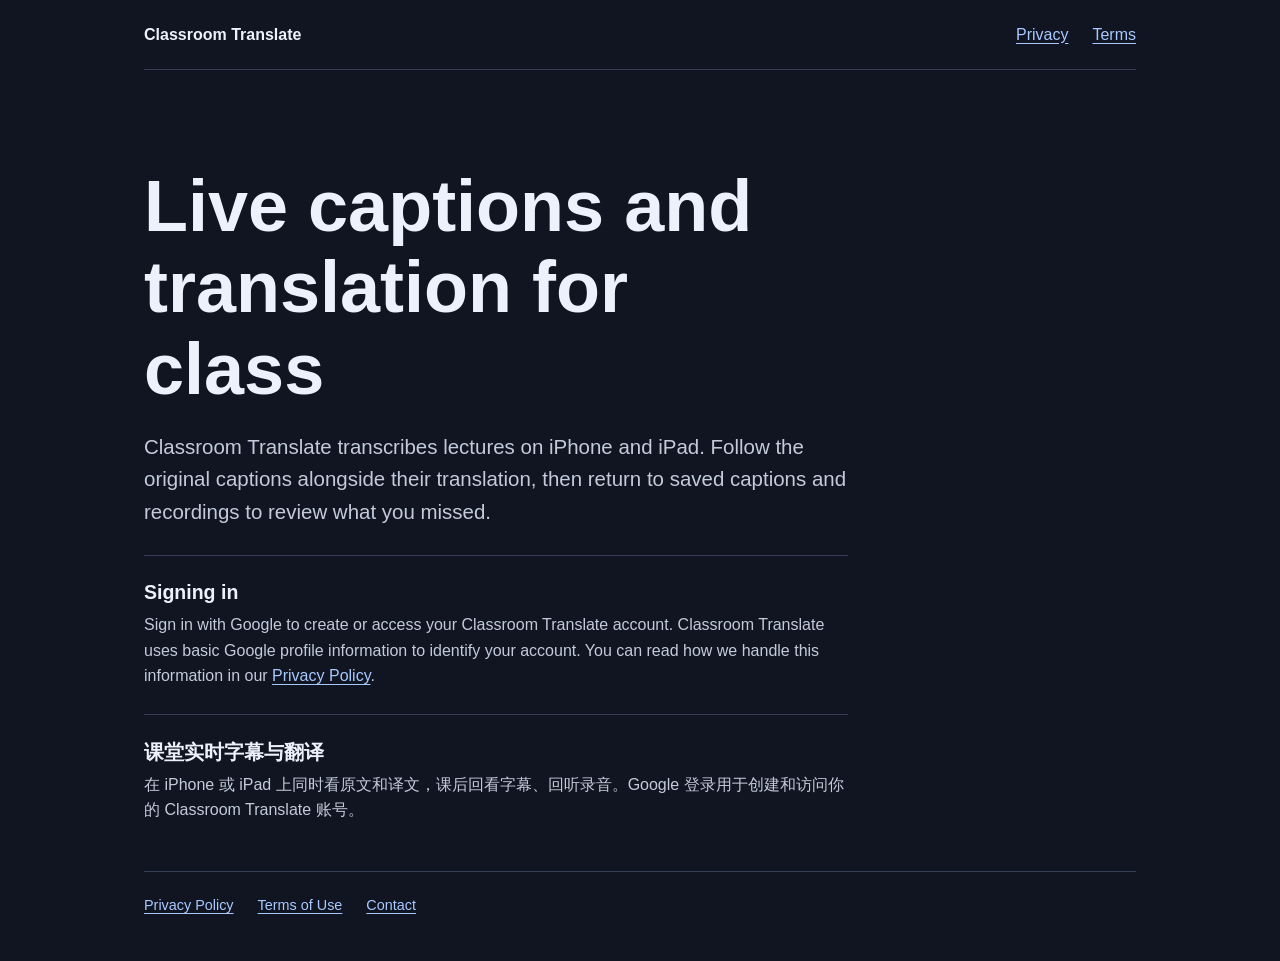
<file: index.html>
<!doctype html>
<html lang="en">
<head>
  <meta name="google-site-verification" content="tbvsK_13-5kqiaN8m6EfA_NwndHUEUWC1Xz5uLlAfTE" />
  <meta charset="utf-8">
  <meta name="viewport" content="width=device-width, initial-scale=1">
  <meta name="description" content="Classroom Translate provides live captions and translation for lectures on iPhone and iPad.">
  <title>Classroom Translate</title>
  <link rel="stylesheet" href="styles.css">
</head>
<body>
  <header class="site-header">
    <a class="wordmark" href="./">Classroom Translate</a>
    <nav aria-label="Site">
      <a href="privacy.html">Privacy</a>
      <a href="terms.html">Terms</a>
    </nav>
  </header>
  <main class="home">
    <h1>Live captions and translation for class</h1>
    <p class="intro">Classroom Translate transcribes lectures on iPhone and iPad. Follow the original captions alongside their translation, then return to saved captions and recordings to review what you missed.</p>
    <section aria-labelledby="account">
      <h2 id="account">Signing in</h2>
      <p>Sign in with Google to create or access your Classroom Translate account. Classroom Translate uses basic Google profile information to identify your account. You can read how we handle this information in our <a href="privacy.html">Privacy Policy</a>.</p>
    </section>
    <section lang="zh-Hans" aria-labelledby="chinese">
      <h2 id="chinese">课堂实时字幕与翻译</h2>
      <p>在 iPhone 或 iPad 上同时看原文和译文，课后回看字幕、回听录音。Google 登录用于创建和访问你的 Classroom Translate 账号。</p>
    </section>
  </main>
  <footer>
    <a href="privacy.html">Privacy Policy</a>
    <a href="terms.html">Terms of Use</a>
    <a href="mailto:classroomtranslate@gmail.com">Contact</a>
  </footer>
</body>
</html>
</file>
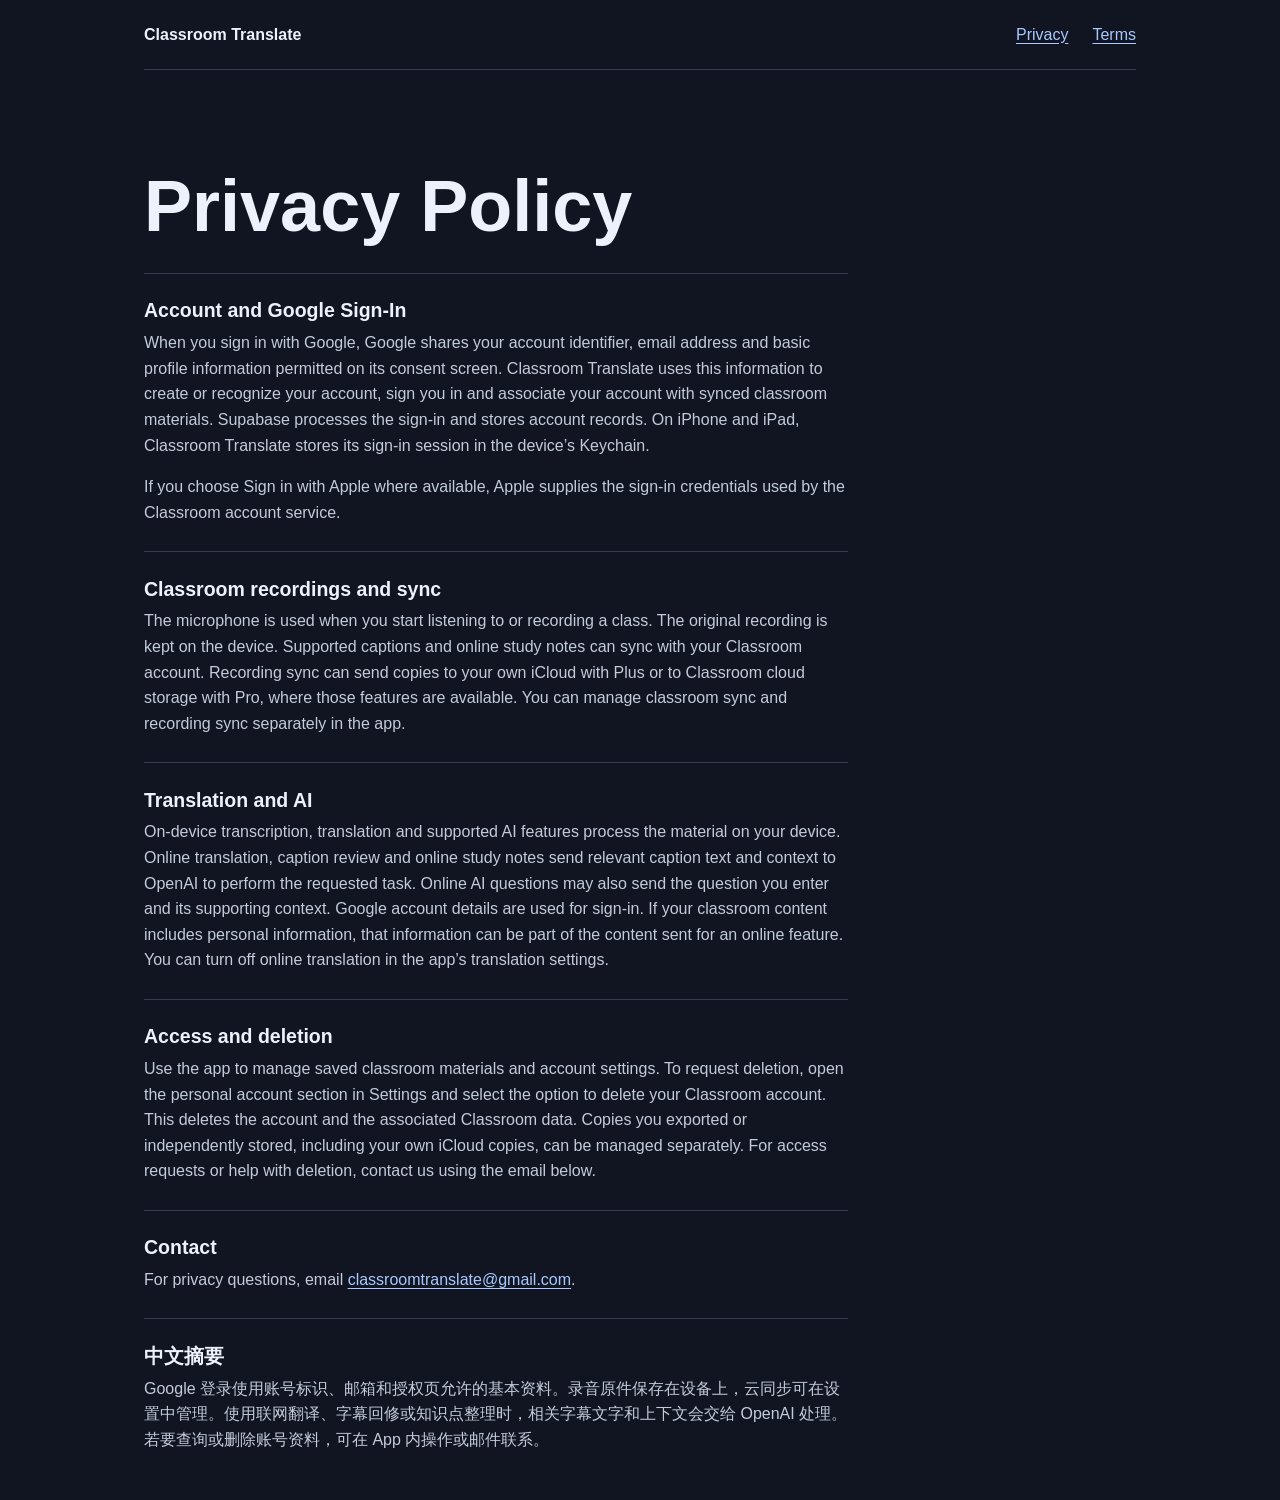
<file: privacy.html>
<!doctype html>
<html lang="en">
<head>
  <meta charset="utf-8">
  <meta name="viewport" content="width=device-width, initial-scale=1">
  <title>Privacy Policy | Classroom Translate</title>
  <link rel="stylesheet" href="styles.css">
</head>
<body>
  <header class="site-header">
    <a class="wordmark" href="./">Classroom Translate</a>
    <nav aria-label="Site">
      <a href="privacy.html" aria-current="page">Privacy</a>
      <a href="terms.html">Terms</a>
    </nav>
  </header>
  <main>
    <h1>Privacy Policy</h1>
    <section>
      <h2>Account and Google Sign-In</h2>
      <p>When you sign in with Google, Google shares your account identifier, email address and basic profile information permitted on its consent screen. Classroom Translate uses this information to create or recognize your account, sign you in and associate your account with synced classroom materials. Supabase processes the sign-in and stores account records. On iPhone and iPad, Classroom Translate stores its sign-in session in the device’s Keychain.</p>
      <p>If you choose Sign in with Apple where available, Apple supplies the sign-in credentials used by the Classroom account service.</p>
    </section>
    <section>
      <h2>Classroom recordings and sync</h2>
      <p>The microphone is used when you start listening to or recording a class. The original recording is kept on the device. Supported captions and online study notes can sync with your Classroom account. Recording sync can send copies to your own iCloud with Plus or to Classroom cloud storage with Pro, where those features are available. You can manage classroom sync and recording sync separately in the app.</p>
    </section>
    <section>
      <h2>Translation and AI</h2>
      <p>On-device transcription, translation and supported AI features process the material on your device. Online translation, caption review and online study notes send relevant caption text and context to OpenAI to perform the requested task. Online AI questions may also send the question you enter and its supporting context. Google account details are used for sign-in. If your classroom content includes personal information, that information can be part of the content sent for an online feature. You can turn off online translation in the app’s translation settings.</p>
    </section>
    <section>
      <h2>Access and deletion</h2>
      <p>Use the app to manage saved classroom materials and account settings. To request deletion, open the personal account section in Settings and select the option to delete your Classroom account. This deletes the account and the associated Classroom data. Copies you exported or independently stored, including your own iCloud copies, can be managed separately. For access requests or help with deletion, contact us using the email below.</p>
    </section>
    <section>
      <h2>Contact</h2>
      <p>For privacy questions, email <a href="mailto:classroomtranslate@gmail.com">classroomtranslate@gmail.com</a>.</p>
    </section>
    <section lang="zh-Hans" aria-labelledby="summary">
      <h2 id="summary">中文摘要</h2>
      <p>Google 登录使用账号标识、邮箱和授权页允许的基本资料。录音原件保存在设备上，云同步可在设置中管理。使用联网翻译、字幕回修或知识点整理时，相关字幕文字和上下文会交给 OpenAI 处理。若要查询或删除账号资料，可在 App 内操作或邮件联系。</p>
    </section>
  </main>
</body>
</html>
</file>
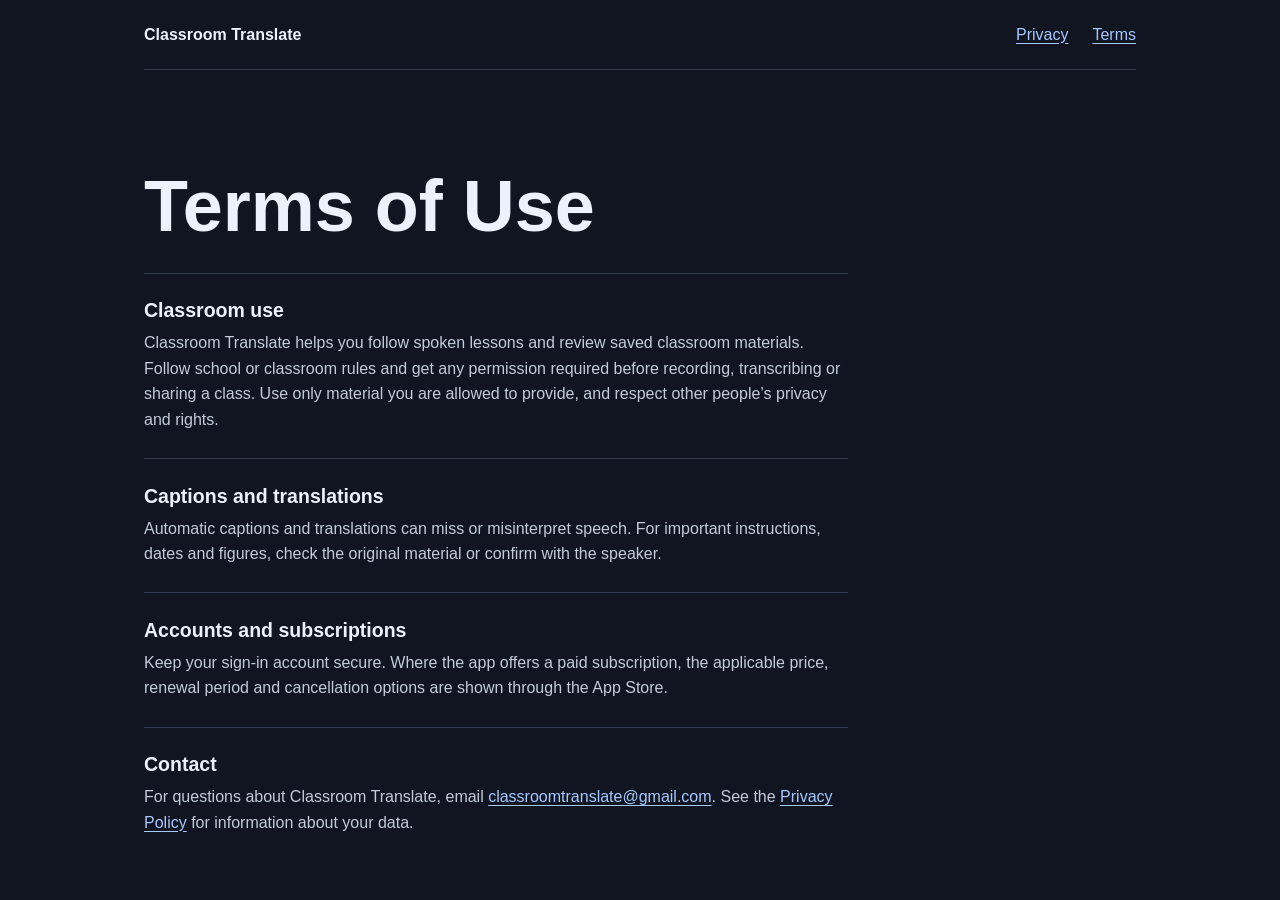
<file: terms.html>
<!doctype html>
<html lang="en">
<head>
  <meta charset="utf-8">
  <meta name="viewport" content="width=device-width, initial-scale=1">
  <title>Terms of Use | Classroom Translate</title>
  <link rel="stylesheet" href="styles.css">
</head>
<body>
  <header class="site-header">
    <a class="wordmark" href="./">Classroom Translate</a>
    <nav aria-label="Site">
      <a href="privacy.html">Privacy</a>
      <a href="terms.html" aria-current="page">Terms</a>
    </nav>
  </header>
  <main>
    <h1>Terms of Use</h1>
    <section>
      <h2>Classroom use</h2>
      <p>Classroom Translate helps you follow spoken lessons and review saved classroom materials. Follow school or classroom rules and get any permission required before recording, transcribing or sharing a class. Use only material you are allowed to provide, and respect other people’s privacy and rights.</p>
    </section>
    <section>
      <h2>Captions and translations</h2>
      <p>Automatic captions and translations can miss or misinterpret speech. For important instructions, dates and figures, check the original material or confirm with the speaker.</p>
    </section>
    <section>
      <h2>Accounts and subscriptions</h2>
      <p>Keep your sign-in account secure. Where the app offers a paid subscription, the applicable price, renewal period and cancellation options are shown through the App Store.</p>
    </section>
    <section>
      <h2>Contact</h2>
      <p>For questions about Classroom Translate, email <a href="mailto:classroomtranslate@gmail.com">classroomtranslate@gmail.com</a>. See the <a href="privacy.html">Privacy Policy</a> for information about your data.</p>
    </section>
  </main>
</body>
</html>
</file>
<file: styles.css>
:root {
  color-scheme: dark;
  font-family: -apple-system, BlinkMacSystemFont, "Segoe UI", sans-serif;
  color: #edf1fb;
  background: #101521;
  line-height: 1.6;
}

body {
  max-width: 62rem;
  margin: 0 auto;
  padding: 0 clamp(1.25rem, 5vw, 4rem);
}

.site-header, footer, nav {
  display: flex;
  flex-wrap: wrap;
  gap: 0.6rem 1.5rem;
  align-items: center;
}

.site-header {
  justify-content: space-between;
  padding: 1.35rem 0;
  border-bottom: 1px solid #333c50;
}

.wordmark {
  color: #edf1fb;
  text-decoration: none;
  font-weight: 680;
}

main {
  max-width: 44rem;
  margin: clamp(2.5rem, 8vw, 6rem) 0 3rem;
}

h1, h2 { line-height: 1.13; }
h1 { max-width: 16ch; font-size: clamp(2rem, 6.5vw, 4.5rem); margin: 0 0 1.3rem; }
h2 { font-size: 1.22rem; margin: 0 0 0.55rem; }
p { color: #c3cbdb; margin: 0 0 1rem; }
.intro { font-size: clamp(1.05rem, 2.5vw, 1.28rem); }
section { padding-top: 1.6rem; margin-top: 1.6rem; border-top: 1px solid #333c50; }
footer { border-top: 1px solid #333c50; padding: 1.35rem 0 2.75rem; font-size: 0.9rem; }
a { color: #a8c9ff; text-underline-offset: 0.2em; }
a:focus-visible { outline: 2px solid #d1e3ff; outline-offset: 4px; }
</file>
